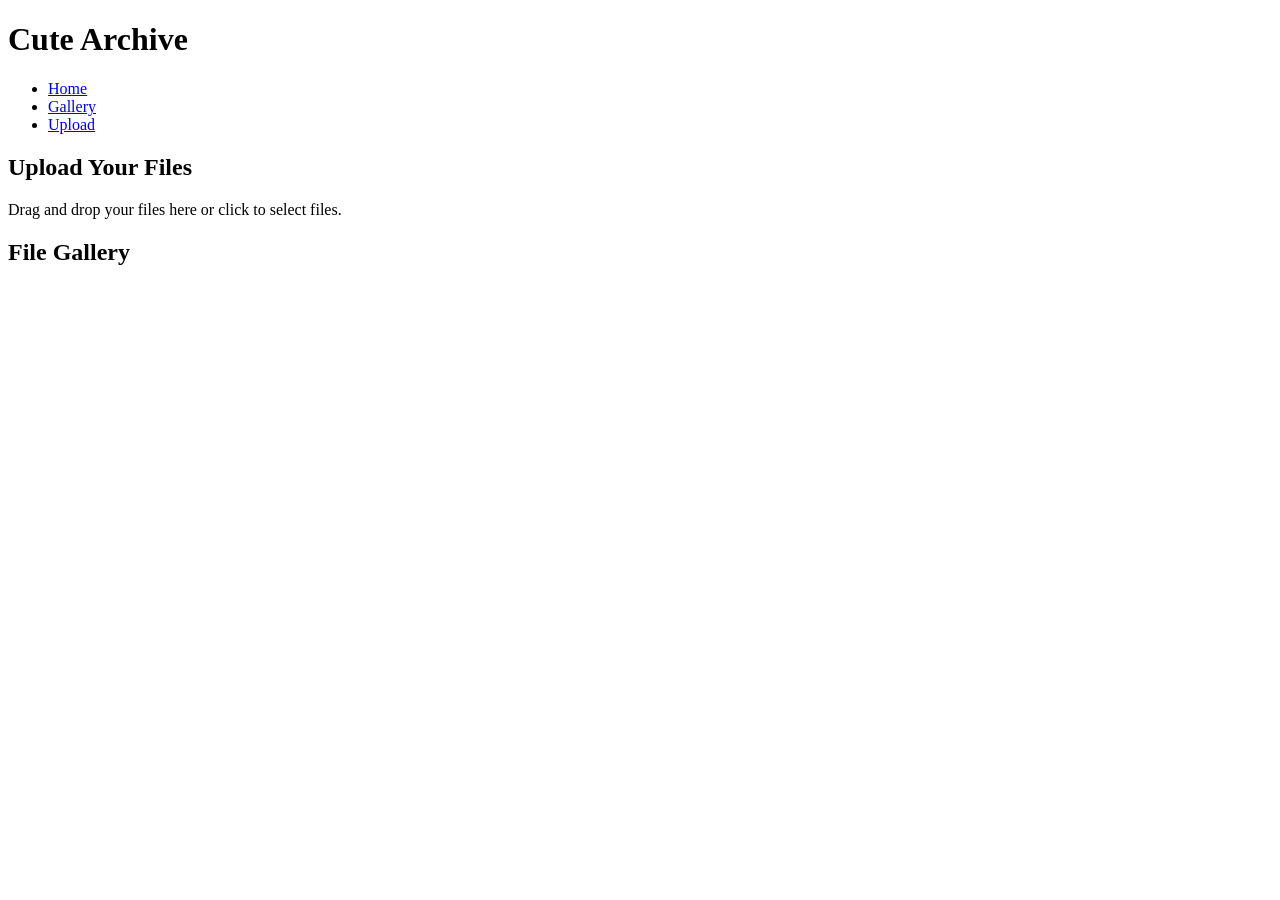
<file: index.html>
<!DOCTYPE html>
<html lang="en">
<head>
    <meta charset="UTF-8">
    <meta name="viewport" content="width=device-width, initial-scale=1.0">
    <title>Cute Archive</title>
    <link rel="stylesheet" href="styles.css">
</head>
<body>
    <header>
        <h1 class="brand">Cute Archive</h1>
        <nav>
            <ul>
                <li><a href="#">Home</a></li>
                <li><a href="#">Gallery</a></li>
                <li><a href="#">Upload</a></li>
            </ul>
        </nav>
    </header>
    <main>
        <section class="upload-section">
            <h2>Upload Your Files</h2>
            <div class="upload-area" id="upload-area">
                <p>Drag and drop your files here or click to select files.</p>
            </div>
            <input type="file" id="file-input" multiple style="display:none;">
        </section>
        <section class="gallery">
            <h2>File Gallery</h2>
            <div class="gallery-grid" id="gallery-grid">
                <!-- Dynamically added file cards will appear here -->
            </div>
        </section>
    </main>
    <script>
        const uploadArea = document.getElementById('upload-area');
        const fileInput = document.getElementById('file-input');
        const galleryGrid = document.getElementById('gallery-grid');

        // Load files from localStorage
        const loadFiles = () => {
            const files = JSON.parse(localStorage.getItem('files')) || [];
            files.forEach(file => addFileToGallery(file));
        };

        // Add selected or dropped files to the gallery
        const addFileToGallery = file => {
            const card = document.createElement('div');
            card.classList.add('file-card');
            card.innerHTML = `<p>${file.name}</p><button onclick="deleteFile('${file.name}')">Delete</button>`;
            galleryGrid.appendChild(card);
        };

        // Handle drag and drop
        uploadArea.addEventListener('dragover', event => {
            event.preventDefault();
            uploadArea.classList.add('highlight');
        });

        uploadArea.addEventListener('dragleave', () => {
            uploadArea.classList.remove('highlight');
        });

        uploadArea.addEventListener('drop', event => {
            event.preventDefault();
            uploadArea.classList.remove('highlight');
            const files = event.dataTransfer.files;
            handleFiles(files);
        });

        // Handle file selection
        uploadArea.addEventListener('click', () => fileInput.click());
        fileInput.addEventListener('change', event => handleFiles(event.target.files));

        // Handle files and add to gallery
        const handleFiles = files => {
            const fileArray = Array.from(files);
            fileArray.forEach(file => {
                addFileToGallery(file);
                saveFileToLocalStorage(file);
            });
        };

        // Save files to localStorage
        const saveFileToLocalStorage = file => {
            const files = JSON.parse(localStorage.getItem('files')) || [];
            files.push(file);
            localStorage.setItem('files', JSON.stringify(files));
        };

        // Delete file from gallery and localStorage
        const deleteFile = fileName => {
            const files = JSON.parse(localStorage.getItem('files')) || [];
            const updatedFiles = files.filter(file => file.name !== fileName);
            localStorage.setItem('files', JSON.stringify(updatedFiles));
            loadFiles(); // Refresh gallery
        };

        // Initial load of files
        loadFiles();
    </script>
</body>
</html>
</file>
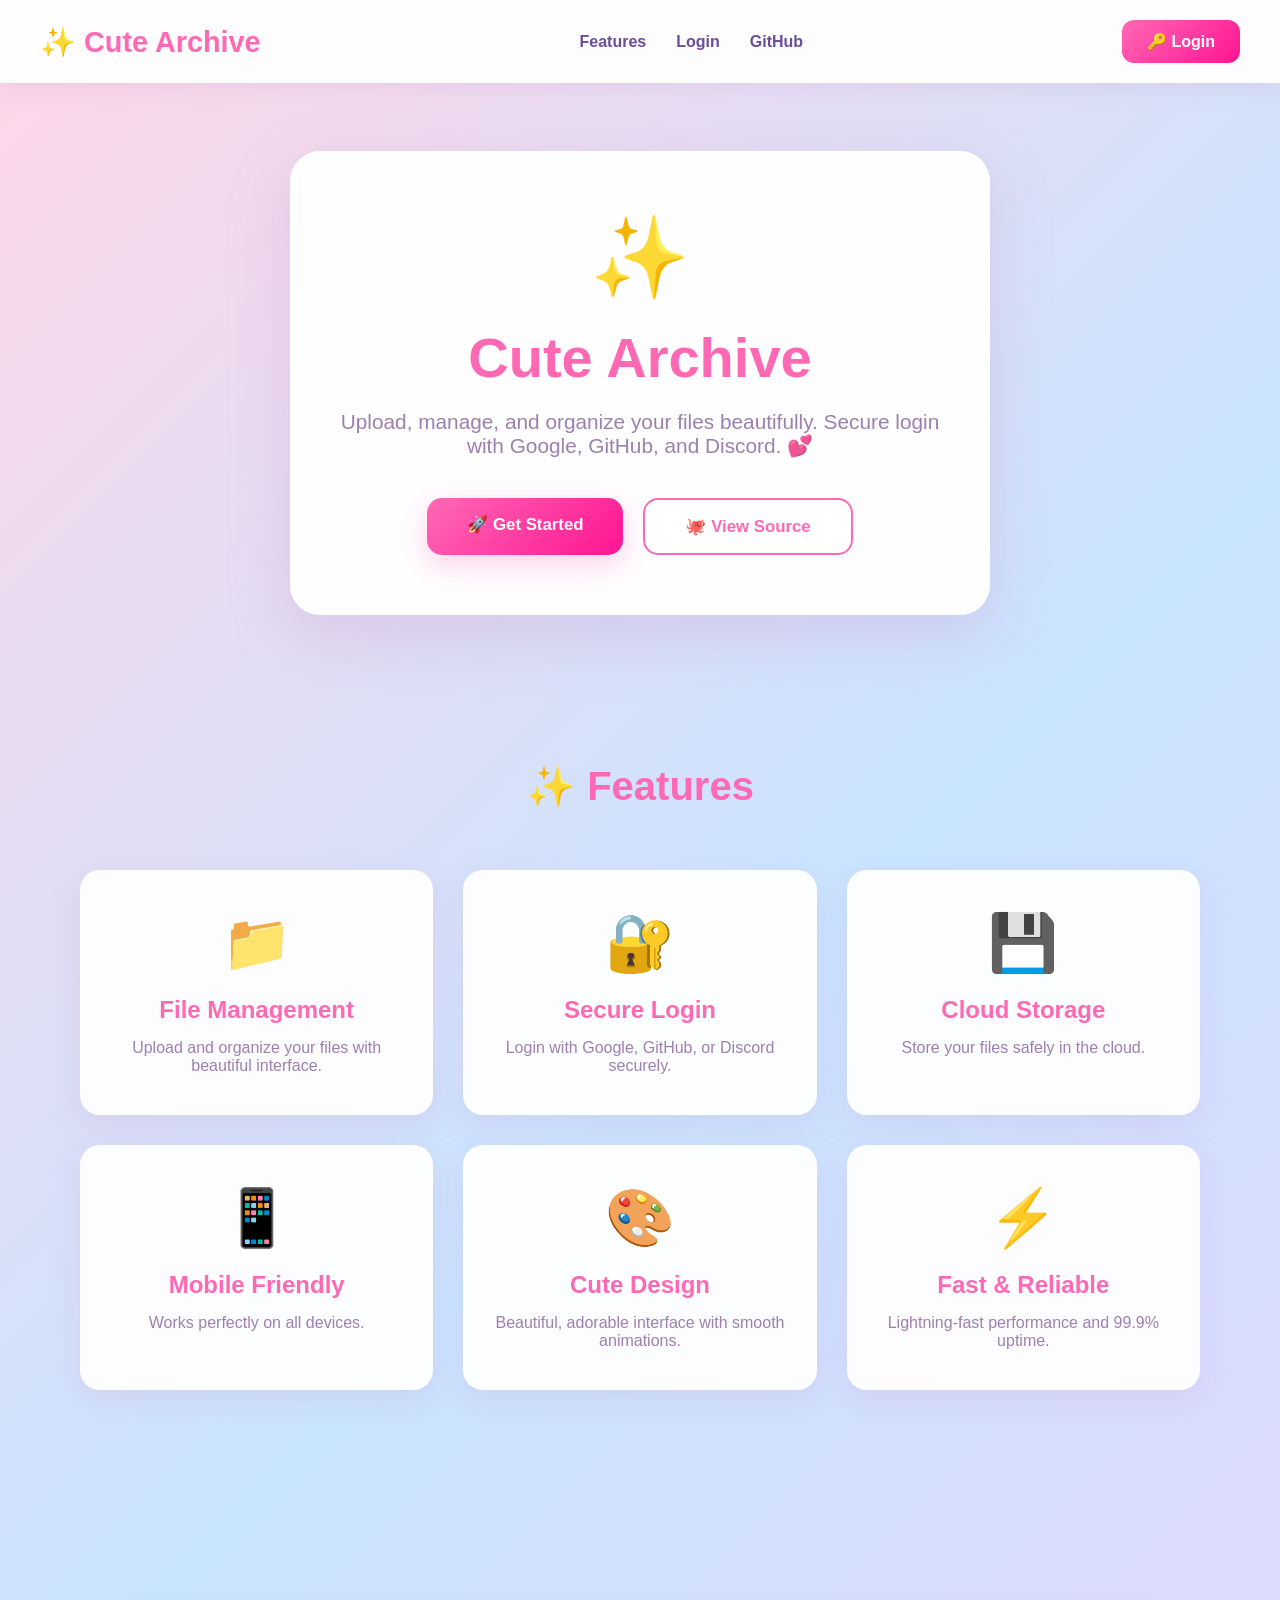
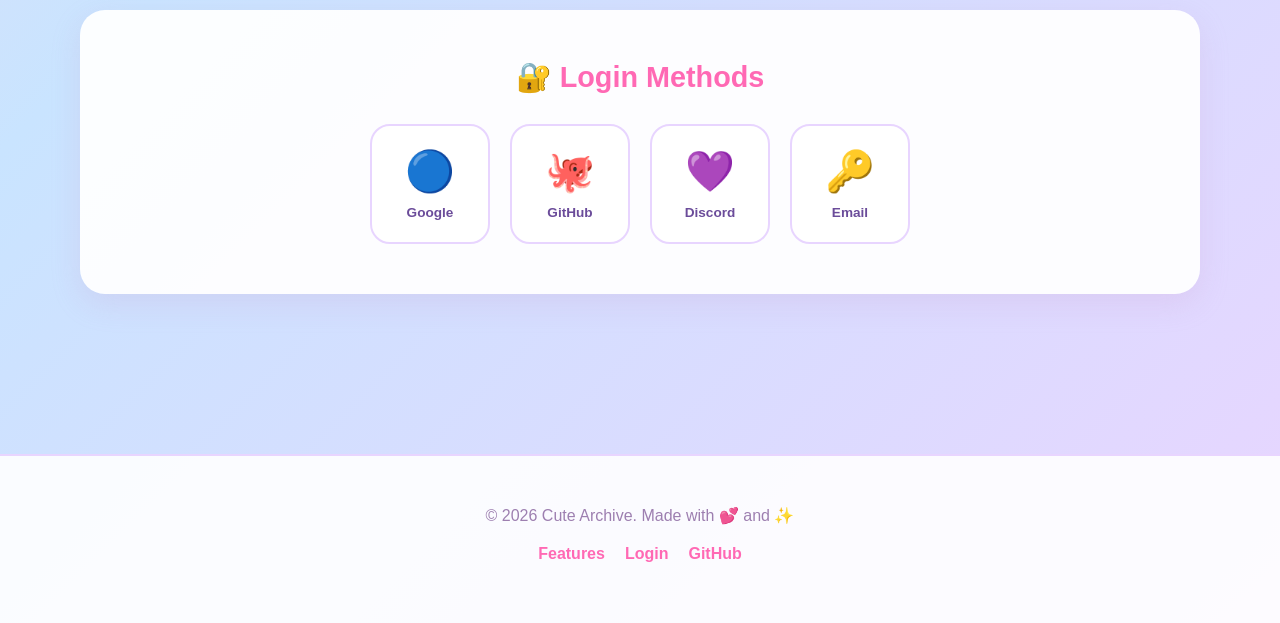
<file: gui.html>
<!DOCTYPE html>
<html lang="en">
<head>
    <meta charset="UTF-8">
    <meta name="viewport" content="width=device-width, initial-scale=1.0">
    <title>✨ Cute Archive</title>
    <style>
        * {
            margin: 0;
            padding: 0;
            box-sizing: border-box;
        }

        body {
            font-family: 'Segoe UI', Tahoma, Geneva, Verdana, sans-serif;
            background: linear-gradient(135deg, #ffd6e8 0%, #c9e4ff 50%, #e8d5ff 100%);
            min-height: 100vh;
        }

        /* Navigation */
        nav {
            background: rgba(255, 255, 255, 0.95);
            padding: 20px 40px;
            display: flex;
            justify-content: space-between;
            align-items: center;
            box-shadow: 0 5px 20px rgba(200, 150, 200, 0.2);
        }

        .nav-brand {
            font-size: 1.8em;
            font-weight: 700;
            color: #ff69b4;
        }

        .nav-links {
            display: flex;
            gap: 30px;
            list-style: none;
        }

        .nav-links a {
            text-decoration: none;
            color: #6b4c9a;
            font-weight: 600;
        }

        .nav-btn {
            background: linear-gradient(135deg, #ff69b4 0%, #ff1493 100%);
            color: white;
            padding: 12px 25px;
            border-radius: 12px;
            text-decoration: none;
            font-weight: 700;
            border: none;
            cursor: pointer;
        }

        /* Hero */
        .hero {
            display: flex;
            justify-content: center;
            align-items: center;
            min-height: 600px;
            padding: 60px 20px;
            text-align: center;
        }

        .hero-content {
            background: rgba(255, 255, 255, 0.98);
            border-radius: 30px;
            padding: 60px 40px;
            max-width: 700px;
            box-shadow: 0 20px 60px rgba(200, 150, 200, 0.3);
        }

        .hero-emoji {
            font-size: 5em;
            margin-bottom: 20px;
            animation: bounce 2s infinite;
        }

        @keyframes bounce {
            0%, 100% { transform: translateY(0); }
            50% { transform: translateY(-20px); }
        }

        .hero-title {
            font-size: 3.5em;
            color: #ff69b4;
            margin-bottom: 20px;
        }

        .hero-subtitle {
            font-size: 1.3em;
            color: #9d7fb0;
            margin-bottom: 40px;
        }

        .hero-buttons {
            display: flex;
            gap: 20px;
            justify-content: center;
            flex-wrap: wrap;
        }

        .btn {
            padding: 16px 40px;
            border-radius: 15px;
            text-decoration: none;
            font-weight: 700;
            font-size: 1.05em;
            border: none;
            cursor: pointer;
        }

        .btn-primary {
            background: linear-gradient(135deg, #ff69b4 0%, #ff1493 100%);
            color: white;
            box-shadow: 0 10px 30px rgba(255, 105, 180, 0.3);
        }

        .btn-primary:hover {
            transform: translateY(-3px);
        }

        .btn-secondary {
            background: white;
            color: #ff69b4;
            border: 2px solid #ff69b4;
        }

        .btn-secondary:hover {
            background: #ff69b4;
            color: white;
        }

        /* Features */
        .features {
            padding: 80px 40px;
            max-width: 1200px;
            margin: 0 auto;
        }

        .section-title {
            text-align: center;
            font-size: 2.5em;
            color: #ff69b4;
            margin-bottom: 60px;
        }

        .features-grid {
            display: grid;
            grid-template-columns: repeat(auto-fit, minmax(280px, 1fr));
            gap: 30px;
        }

        .feature-card {
            background: rgba(255, 255, 255, 0.95);
            border-radius: 20px;
            padding: 40px 30px;
            text-align: center;
            box-shadow: 0 10px 30px rgba(200, 150, 200, 0.2);
            transition: all 0.3s ease;
        }

        .feature-card:hover {
            transform: translateY(-10px);
            box-shadow: 0 20px 50px rgba(200, 150, 200, 0.3);
        }

        .feature-icon {
            font-size: 3.5em;
            margin-bottom: 20px;
        }

        .feature-card h3 {
            color: #ff69b4;
            font-size: 1.5em;
            margin-bottom: 15px;
        }

        .feature-card p {
            color: #9d7fb0;
        }

        /* Social */
        .social-section {
            background: rgba(255, 255, 255, 0.95);
            border-radius: 25px;
            padding: 50px 40px;
            margin-top: 60px;
            box-shadow: 0 10px 30px rgba(200, 150, 200, 0.2);
        }

        .social-section h3 {
            color: #ff69b4;
            text-align: center;
            font-size: 1.8em;
            margin-bottom: 30px;
        }

        .social-providers {
            display: flex;
            justify-content: center;
            gap: 20px;
            flex-wrap: wrap;
        }

        .social-btn {
            width: 120px;
            height: 120px;
            border-radius: 20px;
            display: flex;
            flex-direction: column;
            align-items: center;
            justify-content: center;
            gap: 10px;
            border: 2px solid #e8d5ff;
            background: white;
            cursor: pointer;
            transition: all 0.3s ease;
        }

        .social-btn:hover {
            transform: translateY(-5px);
            box-shadow: 0 10px 25px rgba(255, 105, 180, 0.2);
        }

        .social-btn-icon {
            font-size: 2.5em;
        }

        .social-btn-text {
            font-size: 0.85em;
            color: #6b4c9a;
            font-weight: 600;
        }

        /* Footer */
        footer {
            background: rgba(255, 255, 255, 0.9);
            padding: 40px 20px;
            text-align: center;
            color: #9d7fb0;
            border-top: 2px solid #e8d5ff;
            margin-top: 80px;
        }

        footer p {
            margin: 10px 0;
        }

        .footer-links {
            display: flex;
            justify-content: center;
            gap: 20px;
            margin: 20px 0;
            flex-wrap: wrap;
        }

        .footer-links a {
            color: #ff69b4;
            text-decoration: none;
            font-weight: 600;
        }

        @media (max-width: 768px) {
            .nav-links {
                flex-direction: column;
                gap: 15px;
            }

            .hero-title {
                font-size: 2.5em;
            }

            .hero-buttons {
                flex-direction: column;
            }

            .btn {
                width: 100%;
            }
        }
    </style>
</head>
<body>
    <!-- Navigation -->
    <nav>
        <div class="nav-brand">✨ Cute Archive</div>
        <ul class="nav-links">
            <li><a href="#features">Features</a></li>
            <li><a href="#social">Login</a></li>
            <li><a href="https://github.com/yuamikamifan/123" target="_blank">GitHub</a></li>
        </ul>
        <a href="login.html" class="nav-btn">🔑 Login</a>
    </nav>

    <!-- Hero -->
    <section class="hero">
        <div class="hero-content">
            <div class="hero-emoji">✨</div>
            <h1 class="hero-title">Cute Archive</h1>
            <p class="hero-subtitle">
                Upload, manage, and organize your files beautifully.
                Secure login with Google, GitHub, and Discord. 💕
            </p>
            <div class="hero-buttons">
                <a href="login.html" class="btn btn-primary">🚀 Get Started</a>
                <a href="https://github.com/yuamikamifan/123" target="_blank" class="btn btn-secondary">🐙 View Source</a>
            </div>
        </div>
    </section>

    <!-- Features -->
    <section class="features" id="features">
        <h2 class="section-title">✨ Features</h2>
        <div class="features-grid">
            <div class="feature-card">
                <div class="feature-icon">📁</div>
                <h3>File Management</h3>
                <p>Upload and organize your files with beautiful interface.</p>
            </div>
            <div class="feature-card">
                <div class="feature-icon">🔐</div>
                <h3>Secure Login</h3>
                <p>Login with Google, GitHub, or Discord securely.</p>
            </div>
            <div class="feature-card">
                <div class="feature-icon">💾</div>
                <h3>Cloud Storage</h3>
                <p>Store your files safely in the cloud.</p>
            </div>
            <div class="feature-card">
                <div class="feature-icon">📱</div>
                <h3>Mobile Friendly</h3>
                <p>Works perfectly on all devices.</p>
            </div>
            <div class="feature-card">
                <div class="feature-icon">🎨</div>
                <h3>Cute Design</h3>
                <p>Beautiful, adorable interface with smooth animations.</p>
            </div>
            <div class="feature-card">
                <div class="feature-icon">⚡</div>
                <h3>Fast & Reliable</h3>
                <p>Lightning-fast performance and 99.9% uptime.</p>
            </div>
        </div>
    </section>

    <!-- Social Login -->
    <section class="features">
        <div class="social-section" id="social">
            <h3>🔐 Login Methods</h3>
            <div class="social-providers">
                <div class="social-btn">
                    <div class="social-btn-icon">🔵</div>
                    <div class="social-btn-text">Google</div>
                </div>
                <div class="social-btn">
                    <div class="social-btn-icon">🐙</div>
                    <div class="social-btn-text">GitHub</div>
                </div>
                <div class="social-btn">
                    <div class="social-btn-icon">💜</div>
                    <div class="social-btn-text">Discord</div>
                </div>
                <div class="social-btn">
                    <div class="social-btn-icon">🔑</div>
                    <div class="social-btn-text">Email</div>
                </div>
            </div>
        </div>
    </section>

    <!-- Footer -->
    <footer>
        <p>&copy; 2026 Cute Archive. Made with 💕 and ✨</p>
        <div class="footer-links">
            <a href="#features">Features</a>
            <a href="login.html">Login</a>
            <a href="https://github.com/yuamikamifan/123" target="_blank">GitHub</a>
        </div>
    </footer>
</body>
</html>
</file>
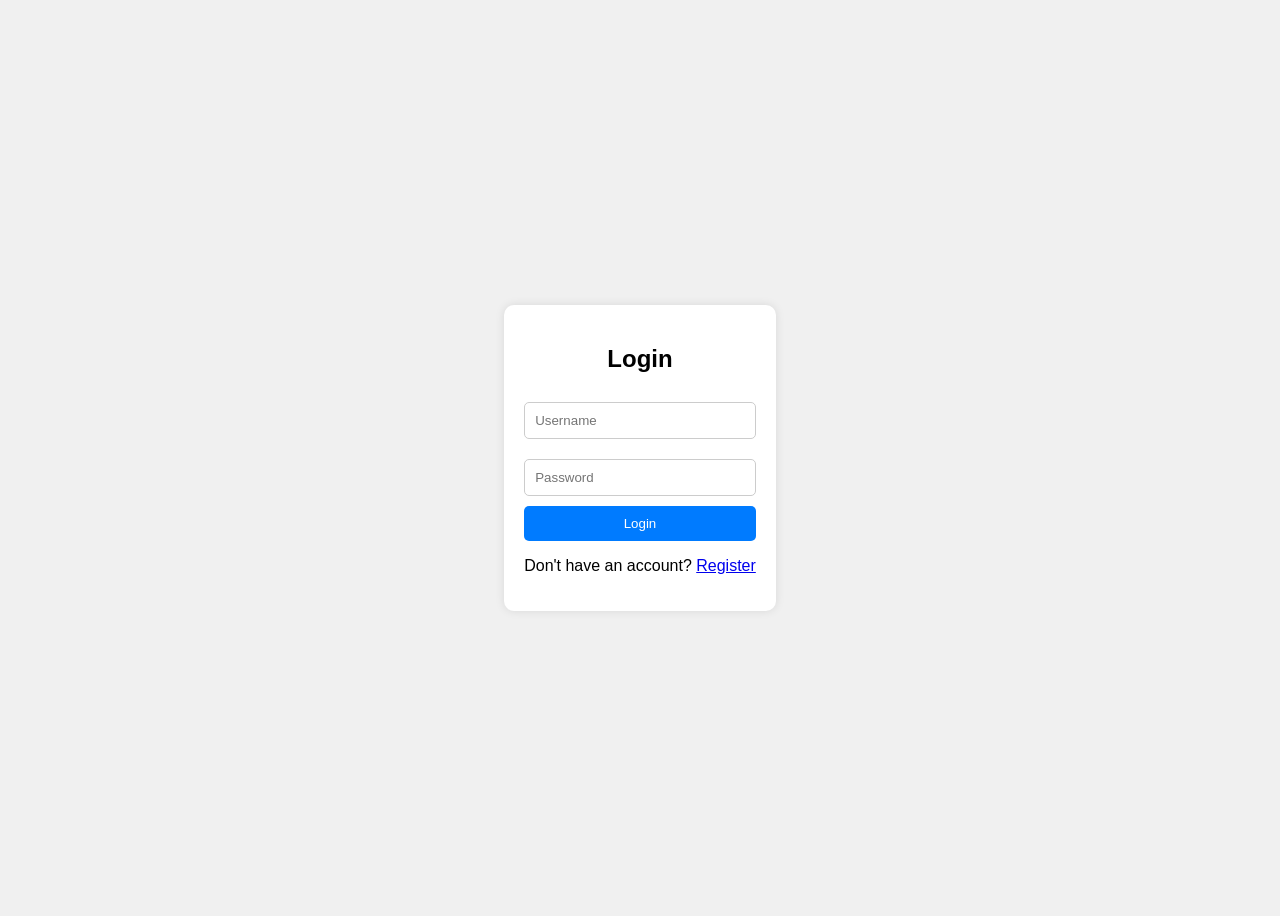
<file: login.html>
<!DOCTYPE html>
<html lang="en">
<head>
    <meta charset="UTF-8">
    <meta name="viewport" content="width=device-width, initial-scale=1.0">
    <title>Login/Register</title>
    <style>
        body {
            font-family: Arial, sans-serif;
            background: #f0f0f0;
            display: flex;
            justify-content: center;
            align-items: center;
            height: 100vh;
        }
        .container {
            background: white;
            padding: 20px;
            border-radius: 10px;
            box-shadow: 0 0 10px rgba(0,0,0,0.1);
        }
        h2 {
            text-align: center;
        }
        form {
            display: flex;
            flex-direction: column;
        }
        input {
            margin: 10px 0;
            padding: 10px;
            border: 1px solid #ccc;
            border-radius: 5px;
        }
        button {
            padding: 10px;
            background: #007bff;
            color: white;
            border: none;
            border-radius: 5px;
            cursor: pointer;
        }
        button:hover {
            background: #0056b3;
        }
    </style>
</head>
<body>

<div class="container">
    <h2>Login</h2>
    <form id="loginForm">
        <input type="text" id="username" placeholder="Username" required>
        <input type="password" id="password" placeholder="Password" required>
        <button type="submit">Login</button>
        <p>Don't have an account? <a href="#" id="toggleForm">Register</a></p>
    </form>

    <h2 style="display: none;">Register</h2>
    <form id="registerForm" style="display: none;">
        <input type="text" id="newUsername" placeholder="Username" required>
        <input type="password" id="newPassword" placeholder="Password" required>
        <button type="submit">Register</button>
        <p>Already have an account? <a href="#" id="toggleForm2">Login</a></p>
    </form>
</div>

<script>
    document.getElementById('toggleForm').addEventListener('click', function() {
        document.getElementById('loginForm').style.display = 'none';
        document.querySelector('h2').style.display = 'none';
        document.getElementById('registerForm').style.display = 'block';
    });

    document.getElementById('toggleForm2').addEventListener('click', function() {
        document.getElementById('registerForm').style.display = 'none';
        document.querySelector('h2').style.display = 'block';
        document.getElementById('loginForm').style.display = 'flex';
    });

    // Function to handle login
    document.getElementById('loginForm').addEventListener('submit', function(e) {
        e.preventDefault();
        // TODO: Integrate with backend API for login
        // Example: fetch('/api/login', { method: 'POST', body: JSON.stringify({ username, password }) });
    });

    // Function to handle registration
    document.getElementById('registerForm').addEventListener('submit', function(e) {
        e.preventDefault();
        // TODO: Integrate with backend API for registration
        // Example: fetch('/api/register', { method: 'POST', body: JSON.stringify({ newUsername, newPassword }) });
    });
</script>

</body>
</html>
</file>
<file: styles.css>
.cute-background {
    background: linear-gradient(to right, #ff7f9d, #ff69b4);
    padding: 20px;
    border-radius: 15px;
}

.card {
    background: white;
    border-radius: 10px;
    box-shadow: 0 4px 8px rgba(0, 0, 0, 0.1);
    padding: 15px;
    margin: 10px;
    transition: transform 0.2s;
}

.card:hover {
    transform: scale(1.05);
}

@media (max-width: 600px) {
    .card {
        margin: 5px;
        padding: 10px;
    }
}
</file>
